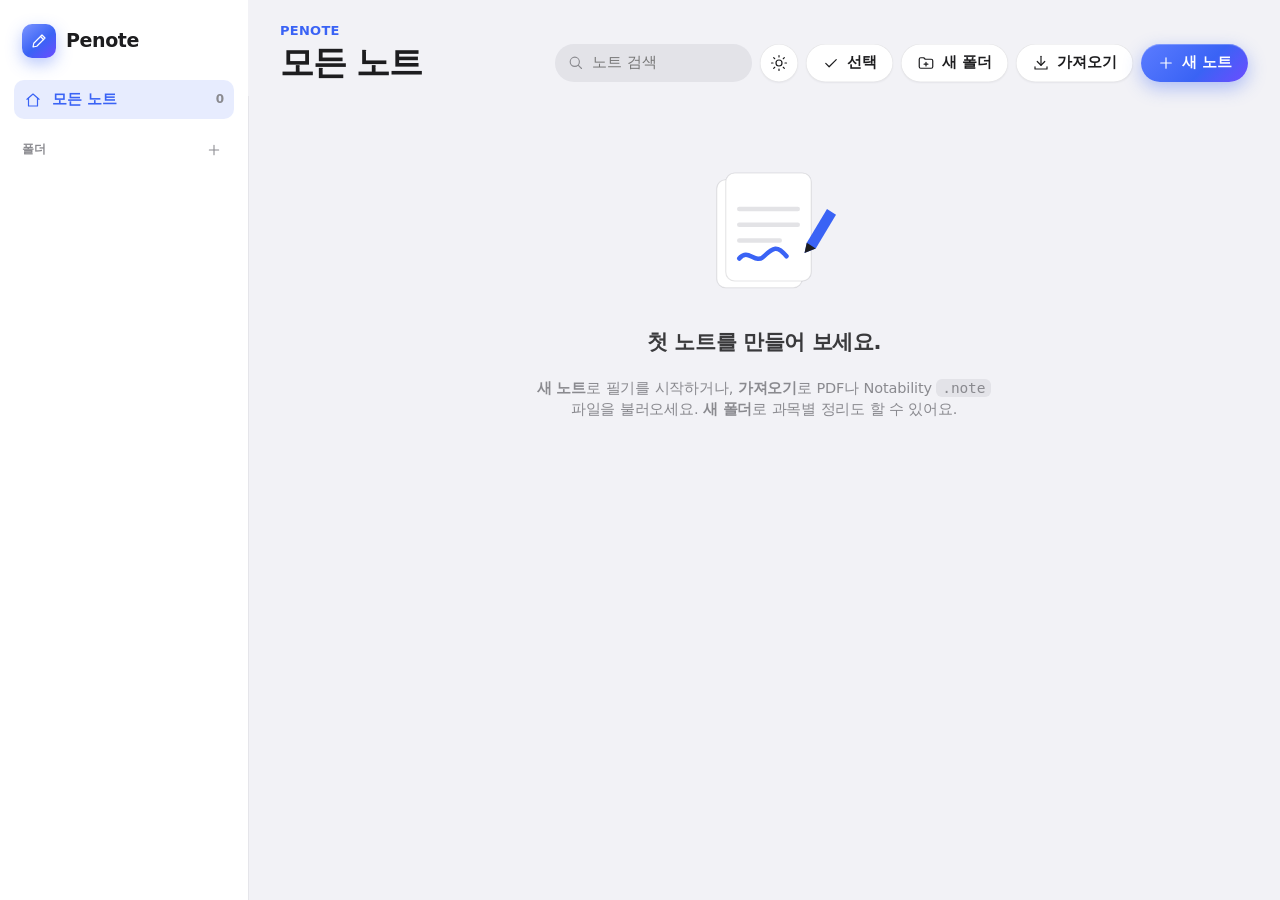
<file: app/index.html>
<!doctype html>
<html lang="ko" data-theme="light">
<head>
  <meta charset="utf-8" />
  <meta name="viewport" content="width=device-width, initial-scale=1, maximum-scale=1, user-scalable=no, viewport-fit=cover" />
  <title>Penote</title>
  <meta name="description" content="Apple Pencil 필기, PDF 주석, 녹음과 필기 동기화를 지원하는 노트 앱" />
  <meta name="theme-color" content="#f2f2f6" />
  <meta name="apple-mobile-web-app-capable" content="yes" />
  <meta name="mobile-web-app-capable" content="yes" />
  <meta name="apple-mobile-web-app-status-bar-style" content="default" />
  <meta name="apple-mobile-web-app-title" content="Penote" />
  <link rel="manifest" href="manifest.webmanifest" />
  <link rel="icon" href="icons/icon-192.png" />
  <link rel="apple-touch-icon" href="icons/apple-touch-icon.png" />
  <link rel="stylesheet" href="styles.css" />
</head>
<body>
  <div id="app"></div>
  <script type="module" src="js/app.js"></script>
</body>
</html>
</file>
<file: app/styles.css>
/* ---------- tokens ---------- */
:root {
  --bg: #f2f2f6;
  --canvas: #e8e8ed;
  --panel: rgba(255, 255, 255, 0.78);
  --panel-solid: #ffffff;
  --ink: #1d1d1f;
  --ink-2: #3a3a3c;
  --muted: #8a8a8f;
  --line: rgba(60, 60, 67, 0.13);
  --fill: rgba(118, 118, 128, 0.12);
  --fill-2: rgba(118, 118, 128, 0.2);
  --accent: #3a63f5;
  --accent-soft: rgba(58, 99, 245, 0.12);
  --accent-ink: #fff;
  --rec: #ef4444;
  --shadow-sm: 0 1px 2px rgba(16, 24, 40, 0.06);
  --shadow: 0 1px 2px rgba(16, 24, 40, 0.05), 0 8px 24px rgba(16, 24, 40, 0.07);
  --shadow-lg: 0 2px 6px rgba(16, 24, 40, 0.08), 0 24px 60px rgba(16, 24, 40, 0.18);
  --page-shadow: 0 0 0 0.5px rgba(0, 0, 0, 0.06), 0 2px 6px rgba(16, 24, 40, 0.05), 0 12px 32px rgba(16, 24, 40, 0.07);
  --blur: saturate(180%) blur(20px);
  --ease: cubic-bezier(0.2, 0.8, 0.2, 1);
  --spring: cubic-bezier(0.34, 1.56, 0.64, 1);
  --safe-top: env(safe-area-inset-top, 0px);
  --safe-bottom: env(safe-area-inset-bottom, 0px);
  color-scheme: light;
}
@media (prefers-color-scheme: dark) {
  :root:not([data-theme="light"]) {
    --bg: #141416;
    --canvas: #0d0d0f;
    --panel: rgba(34, 34, 38, 0.8);
    --panel-solid: #232327;
    --ink: #f2f2f4;
    --ink-2: #d1d1d6;
    --muted: #8e8e93;
    --line: rgba(255, 255, 255, 0.09);
    --fill: rgba(118, 118, 128, 0.22);
    --fill-2: rgba(118, 118, 128, 0.32);
    --accent: #6c8cff;
    --accent-soft: rgba(108, 140, 255, 0.18);
    --shadow-sm: 0 1px 2px rgba(0, 0, 0, 0.4);
    --shadow: 0 1px 2px rgba(0, 0, 0, 0.4), 0 8px 24px rgba(0, 0, 0, 0.35);
    --shadow-lg: 0 2px 6px rgba(0, 0, 0, 0.4), 0 24px 60px rgba(0, 0, 0, 0.55);
    --page-shadow: 0 0 0 0.5px rgba(255, 255, 255, 0.06), 0 8px 28px rgba(0, 0, 0, 0.5);
    color-scheme: dark;
  }
}
:root[data-theme="dark"] {
  --bg: #141416;
  --canvas: #0d0d0f;
  --panel: rgba(34, 34, 38, 0.8);
  --panel-solid: #232327;
  --ink: #f2f2f4;
  --ink-2: #d1d1d6;
  --muted: #8e8e93;
  --line: rgba(255, 255, 255, 0.09);
  --fill: rgba(118, 118, 128, 0.22);
  --fill-2: rgba(118, 118, 128, 0.32);
  --accent: #6c8cff;
  --accent-soft: rgba(108, 140, 255, 0.18);
  --shadow-sm: 0 1px 2px rgba(0, 0, 0, 0.4);
  --shadow: 0 1px 2px rgba(0, 0, 0, 0.4), 0 8px 24px rgba(0, 0, 0, 0.35);
  --shadow-lg: 0 2px 6px rgba(0, 0, 0, 0.4), 0 24px 60px rgba(0, 0, 0, 0.55);
  --page-shadow: 0 0 0 0.5px rgba(255, 255, 255, 0.06), 0 8px 28px rgba(0, 0, 0, 0.5);
  color-scheme: dark;
}

/* ---------- base ---------- */
* { box-sizing: border-box; }
html, body {
  margin: 0;
  height: 100%;
  background: var(--bg);
  color: var(--ink);
  font: 15px/1.45 -apple-system, BlinkMacSystemFont, "SF Pro Text", "Apple SD Gothic Neo", "Pretendard", "Noto Sans KR", system-ui, sans-serif;
  letter-spacing: -0.01em;
  -webkit-font-smoothing: antialiased;
  -webkit-text-size-adjust: 100%;
  overscroll-behavior: none;
}
body { -webkit-user-select: none; user-select: none; -webkit-touch-callout: none; }
input, select { -webkit-user-select: text; user-select: text; }
button { font: inherit; color: inherit; background: none; border: 0; cursor: pointer; -webkit-tap-highlight-color: transparent; }
button:focus-visible, input:focus-visible, select:focus-visible { outline: 2px solid var(--accent); outline-offset: 2px; }
/* Theme switches fade instead of snapping. */
body, .toolbar, .lib-side, .lib-head, .sidebar, .scroller { transition: background-color 0.35s ease, color 0.35s ease; }
#app { height: 100%; }
.hidden { display: none !important; }

/* ---------- library ---------- */
.library { overflow: hidden; }
.lib { display: flex; height: 100%; }
.lib-side {
  flex: none; width: 248px; display: flex; flex-direction: column; gap: 6px;
  padding: calc(20px + var(--safe-top)) 14px 20px; overflow-y: auto;
  background: var(--panel-solid); 
  box-shadow: 0.5px 0 0 var(--line);
  animation: side-in 0.45s var(--ease) both;
}
@keyframes side-in { from { opacity: 0; transform: translateX(-16px); } }
.side-brand { display: flex; align-items: center; gap: 10px; padding: 4px 8px 16px; font-size: 19px; font-weight: 700; letter-spacing: -0.02em; }
.logo {
  display: grid; place-items: center; width: 34px; height: 34px; border-radius: 10px; color: #fff;
  background: linear-gradient(140deg, #7c95ff, #3a63f5 55%, #6d4cff); box-shadow: 0 6px 16px rgba(58, 99, 245, 0.35);
}
.logo svg { width: 18px; height: 18px; }
.side-nav { display: flex; flex-direction: column; gap: 2px; }
.side-label {
  display: flex; align-items: center; justify-content: space-between; margin: 16px 8px 4px;
  font-size: 12px; font-weight: 700; letter-spacing: 0.04em; color: var(--muted); text-transform: uppercase;
}
.side-add { display: grid; place-items: center; width: 26px; height: 26px; border-radius: 8px; color: var(--muted); transition: background-color 0.15s, transform 0.15s; }
.side-add:active { transform: scale(0.9); background: var(--fill); }
.side-add svg { width: 16px; height: 16px; }
.side-folder {
  position: relative; display: flex; align-items: center; gap: 10px; width: 100%;
  padding: 9px 10px 9px calc(10px + var(--d, 0) * 16px); border-radius: 10px; text-align: left; font-size: 14.5px; font-weight: 500;
  transition: background-color 0.18s, color 0.18s, transform 0.18s var(--ease);
}
.side-folder > span:not(.side-dot) { flex: 1; min-width: 0; white-space: nowrap; overflow: hidden; text-overflow: ellipsis; }
.side-folder svg { width: 18px; height: 18px; color: var(--muted); }
.side-folder em { font-style: normal; font-size: 12px; color: var(--muted); font-variant-numeric: tabular-nums; }
.side-dot { flex: none; width: 12px; height: 12px; border-radius: 4px; background: var(--fc); box-shadow: inset 0 -3px 0 rgba(0, 0, 0, 0.12); }
@media (hover: hover) { .side-folder:hover { background: var(--fill); } }
.side-folder:active { transform: scale(0.98); }
.side-folder.current { background: var(--accent-soft); color: var(--accent); font-weight: 600; }
.side-folder.current svg { color: var(--accent); }
.lib-main { flex: 1; min-width: 0; overflow-y: auto; -webkit-overflow-scrolling: touch; }
.lib-head {
  position: sticky; top: 0; z-index: 3;
  display: flex; align-items: flex-end; justify-content: space-between; gap: 12px; flex-wrap: wrap;
  padding: calc(22px + var(--safe-top)) 32px 14px;
  background: var(--bg);
  
}
.lib-title { min-width: 0; animation: rise 0.4s var(--ease) both; }
@keyframes rise { from { opacity: 0; transform: translateY(8px); } }
.brand { font-size: 13px; font-weight: 600; color: var(--accent); letter-spacing: 0.02em; text-transform: uppercase; }
.lib-head h1 { display: flex; align-items: center; gap: 8px; margin: 2px 0 0; font-size: 34px; line-height: 1.15; font-weight: 750; letter-spacing: -0.035em; }
.h1-text { min-width: 0; white-space: nowrap; overflow: hidden; text-overflow: ellipsis; }
.title-dot { flex: none; width: 14px; height: 14px; border-radius: 5px; background: var(--fc); }
.up-btn { margin-left: -10px; }
.crumbs { display: flex; align-items: center; flex-wrap: wrap; gap: 2px; font-size: 13.5px; color: var(--muted); }
.crumb { padding: 2px 6px; border-radius: 6px; color: var(--accent); font-weight: 600; transition: background-color 0.15s; }
.crumb:active { background: var(--accent-soft); }
.crumb-sep { opacity: 0.6; }
.lib-actions { display: flex; align-items: center; gap: 8px; flex-wrap: wrap; }
.search {
  display: flex; align-items: center; gap: 6px; height: 38px; padding: 0 12px; border-radius: 999px;
  background: var(--fill); color: var(--muted); transition: background-color 0.2s, box-shadow 0.2s, width 0.3s var(--ease);
}
.search svg { width: 17px; height: 17px; flex: none; }
.search input { width: 150px; border: 0; outline: none; background: transparent; color: var(--ink); font: inherit; transition: width 0.3s var(--ease); }
.search:focus-within { background: var(--panel-solid); box-shadow: 0 0 0 2px var(--accent-soft), var(--shadow-sm); }
.search:focus-within input { width: 210px; }
.btn {
  display: inline-flex; align-items: center; gap: 7px; height: 38px;
  padding: 0 16px; border-radius: 999px; font-weight: 600; font-size: 14.5px;
  background: var(--panel-solid); color: var(--ink);
  box-shadow: var(--shadow-sm), inset 0 0 0 0.5px var(--line);
  transition: transform 0.2s var(--spring), box-shadow 0.2s, background-color 0.2s, color 0.2s;
}
.btn svg { width: 18px; height: 18px; }
.btn.icon-only { width: 38px; padding: 0; justify-content: center; }
.btn.primary {
  background: linear-gradient(135deg, #5b7cff, var(--accent) 60%, #6d4cff); color: var(--accent-ink);
  box-shadow: 0 6px 18px color-mix(in srgb, var(--accent) 38%, transparent), inset 0 1px 0 rgba(255, 255, 255, 0.25);
}
.btn.on { background: var(--accent-soft); color: var(--accent); }
.btn.danger { color: var(--rec); }
.btn:disabled { opacity: 0.4; pointer-events: none; }
@media (hover: hover) { .btn:hover { transform: translateY(-1px); box-shadow: var(--shadow); } .btn.primary:hover { box-shadow: 0 10px 24px color-mix(in srgb, var(--accent) 45%, transparent); } }
.btn:active { transform: scale(0.95); }
.grid-wrap { padding: 4px 32px calc(110px + var(--safe-bottom)); }
.section-label { margin: 18px 2px 12px; font-size: 13px; font-weight: 700; letter-spacing: 0.04em; text-transform: uppercase; color: var(--muted); animation: rise 0.35s var(--ease) both; }
.grid { display: grid; gap: 28px 24px; grid-template-columns: repeat(auto-fill, minmax(176px, 1fr)); }
.card { position: relative; display: flex; flex-direction: column; gap: 10px; min-width: 0; }
.thumb {
  position: relative; display: block; width: 100%; aspect-ratio: 3 / 4; padding: 0; overflow: visible;
  background: #fff; border-radius: 14px; box-shadow: var(--page-shadow);
  transition: transform 0.35s var(--spring), box-shadow 0.25s;
}
.thumb img { width: 100%; height: 100%; object-fit: contain; object-position: top; display: block; border-radius: 14px; -webkit-user-drag: none; }
/* Multi-page notes look like a little stack of paper. */
.note-card.stack .thumb::before, .note-card.stack .thumb::after {
  content: ""; position: absolute; inset: 0; z-index: -1; border-radius: 14px; background: #fff;
  box-shadow: 0 0 0 0.5px rgba(0, 0, 0, 0.08), 0 2px 6px rgba(16, 24, 40, 0.06); transition: transform 0.35s var(--spring);
}
.note-card.stack .thumb::before { transform: translate(5px, 5px) rotate(1.5deg); }
.note-card.stack .thumb::after { transform: translate(9px, 9px) rotate(3deg); opacity: 0.7; }
@media (hover: hover) {
  .card:hover .thumb { transform: translateY(-5px) rotate(-0.6deg); box-shadow: var(--shadow-lg); }
  .note-card.stack:hover .thumb::before { transform: translate(8px, 7px) rotate(3deg); }
  .note-card.stack:hover .thumb::after { transform: translate(14px, 12px) rotate(5.5deg); }
}
.thumb:active { transform: scale(0.96); }
:root[data-theme="dark"] .thumb img { filter: brightness(0.92); }
.card-meta { padding: 0 34px 0 2px; }
.card-title { font-weight: 650; font-size: 15px; white-space: nowrap; overflow: hidden; text-overflow: ellipsis; }
.card-sub { color: var(--muted); font-size: 12.5px; margin-top: 1px; white-space: nowrap; overflow: hidden; text-overflow: ellipsis; }
.badges { display: flex; gap: 6px; margin-top: 5px; }
.badges span { display: inline-flex; align-items: center; gap: 3px; height: 20px; padding: 0 7px; border-radius: 999px; background: var(--fill); color: var(--muted); font-size: 11.5px; font-weight: 600; }
.badges svg { width: 12px; height: 12px; }
.badges .audio { color: var(--rec); background: color-mix(in srgb, var(--rec) 12%, transparent); }
.card .card-more { position: absolute; right: -2px; bottom: 26px; min-width: 32px; height: 32px; border-radius: 50%; color: var(--muted); }
.folder-card .card-more { bottom: 2px; }

/* folders */
.folder-tile { position: relative; display: block; width: 100%; aspect-ratio: 4 / 3.4; padding: 0; transition: transform 0.35s var(--spring); }
.folder-back {
  position: absolute; inset: 6% 0 0; border-radius: 16px;
  background: color-mix(in srgb, var(--fc) 75%, #000 10%);
}
.folder-back::before {
  content: ""; position: absolute; left: 0; top: -9%; width: 42%; height: 22%; border-radius: 12px 12px 0 0;
  background: inherit;
}
.folder-papers { position: absolute; inset: 14% 10% 20%; display: block; }
.folder-papers img, .folder-papers i {
  position: absolute; inset: 0; width: 100%; height: 100%; object-fit: cover; object-position: top;
  border-radius: 6px; background: #fff; box-shadow: 0 2px 6px rgba(0, 0, 0, 0.15);
  transition: transform 0.4s var(--spring);
}
.folder-papers > :nth-child(1) { transform: rotate(-5deg) translateY(4%); }
.folder-papers > :nth-child(2) { transform: rotate(3deg) translateY(2%); }
.folder-papers > :nth-child(3) { transform: rotate(-1deg); }
.folder-front {
  position: absolute; left: 0; right: 0; bottom: 0; height: 64%; border-radius: 14px 14px 16px 16px;
  background: linear-gradient(170deg, color-mix(in srgb, var(--fc) 80%, #fff 20%), var(--fc));
  box-shadow: 0 -1px 0 rgba(255, 255, 255, 0.35) inset, 0 10px 24px color-mix(in srgb, var(--fc) 35%, transparent);
  transform-origin: bottom center; transition: transform 0.4s var(--spring);
}
.folder-count { position: absolute; right: 14px; bottom: 10px; color: rgba(255, 255, 255, 0.9); font-size: 22px; font-weight: 750; letter-spacing: -0.03em; }
@media (hover: hover) {
  .folder-card:hover .folder-tile { transform: translateY(-4px); }
  .folder-card:hover .folder-papers > :nth-child(1) { transform: rotate(-9deg) translate(-6%, -10%); }
  .folder-card:hover .folder-papers > :nth-child(2) { transform: rotate(7deg) translate(6%, -12%); }
  .folder-card:hover .folder-papers > :nth-child(3) { transform: translateY(-14%); }
  .folder-card:hover .folder-front { transform: perspective(500px) rotateX(-14deg); }
}
.folder-tile:active { transform: scale(0.96); }

/* selection */
.check {
  position: absolute; right: 8px; top: 8px; z-index: 2; display: none; place-items: center; width: 26px; height: 26px;
  border-radius: 50%; background: rgba(255, 255, 255, 0.9); color: transparent; box-shadow: 0 0 0 1.5px rgba(0, 0, 0, 0.2);
}
.check svg { width: 16px; height: 16px; }
.selecting .check { display: grid; }
.selecting .card.selected .check { background: var(--accent); color: #fff; box-shadow: 0 2px 8px color-mix(in srgb, var(--accent) 50%, transparent); animation: check-pop 0.35s var(--spring); }
@keyframes check-pop { 0% { transform: scale(0.4); } 60% { transform: scale(1.18); } 100% { transform: scale(1); } }
.selecting .card { animation: wiggle-in 0.3s var(--ease); }
@keyframes wiggle-in { 50% { transform: scale(0.98); } }
.selecting .card.selected .thumb, .selecting .card.selected .folder-tile { transform: scale(0.94); }
.selecting .card.selected .thumb { box-shadow: 0 0 0 3px var(--accent), var(--shadow); }
.selbar {
  position: fixed; left: 50%; bottom: calc(22px + var(--safe-bottom)); z-index: 12; transform: translateX(-50%);
  display: flex; align-items: center; gap: 8px; padding: 8px 8px 8px 18px; border-radius: 999px;
  background: var(--panel-solid); 
  box-shadow: var(--shadow-lg), inset 0 0 0 0.5px var(--line);
  animation: bar-up 0.4s var(--spring);
}
@keyframes bar-up { from { opacity: 0; transform: translate(-50%, 30px) scale(0.96); } }
.sel-count { margin-right: 6px; font-weight: 600; font-size: 14px; white-space: nowrap; }

/* drag to group */
.drag-ghost {
  position: fixed; z-index: 60; pointer-events: none; margin: 0; opacity: 0.95;
  transform: rotate(-4deg) scale(1.06); filter: drop-shadow(0 24px 40px rgba(16, 24, 40, 0.3));
  animation: lift 0.25s var(--spring);
}
.drag-ghost .card-more, .drag-ghost .card-meta { display: none; }
@keyframes lift { from { transform: rotate(0) scale(1); } }
.card.drag-src { opacity: 0.35; transform: scale(0.95); transition: opacity 0.2s, transform 0.2s; }
.folder-card.drop-target .folder-tile { transform: scale(1.08); }
.folder-card.drop-target .folder-front { transform: perspective(500px) rotateX(-28deg); }
.folder-card.drop-target .folder-papers > * { transform: translateY(-18%); }
.side-folder.drop-target, .crumb.drop-target, .up-btn.drop-target { background: var(--accent); color: #fff; transform: scale(1.04); }

/* empty state */
.empty { grid-column: 1 / -1; text-align: center; padding: 64px 16px; color: var(--muted); animation: rise 0.5s var(--ease) both; }
.empty p:first-of-type { font-size: 21px; font-weight: 700; color: var(--ink-2); letter-spacing: -0.02em; }
.empty .hint { max-width: 460px; margin: 0 auto; font-size: 14.5px; }
.empty code { background: var(--fill); padding: 1px 6px; border-radius: 6px; }
.empty-art { width: 180px; height: 135px; animation: float 4s ease-in-out infinite; }
.empty-ink { stroke-dasharray: 80; stroke-dashoffset: 80; animation: draw 2.2s 0.4s var(--ease) forwards; }
.empty-pen { transform-origin: 130px 60px; animation: pen 2.2s 0.4s var(--ease) both; }
@keyframes float { 50% { transform: translateY(-8px); } }
@keyframes draw { to { stroke-dashoffset: 0; } }
@keyframes pen { from { transform: translate(-50px, 18px); } }

/* action sheets, prompts, colour picker */
.sheet {
  width: min(380px, 100%); max-height: 80vh; overflow: auto; padding: 8px;
  background: var(--panel-solid); border-radius: 20px; box-shadow: var(--shadow-lg);
  animation: sheet-pop 0.36s var(--spring);
}
@keyframes sheet-pop { from { opacity: 0; transform: translateY(24px) scale(0.94); } }
.sheet-title { padding: 12px 14px 8px; font-size: 13px; font-weight: 700; color: var(--muted); white-space: nowrap; overflow: hidden; text-overflow: ellipsis; }
.sheet-item {
  display: flex; align-items: center; gap: 12px; width: 100%; padding: 13px 14px; border-radius: 12px;
  text-align: left; font-size: 15.5px; font-weight: 500; animation: rise 0.3s var(--ease) both;
}
.sheet-item:nth-child(3) { animation-delay: 30ms; } .sheet-item:nth-child(4) { animation-delay: 60ms; } .sheet-item:nth-child(5) { animation-delay: 90ms; } .sheet-item:nth-child(6) { animation-delay: 120ms; }
.sheet-item svg { width: 20px; height: 20px; color: var(--muted); }
.sheet-item:active { background: var(--fill-2); }
@media (hover: hover) { .sheet-item:hover { background: var(--fill); } }
.sheet-item.danger, .sheet-item.danger svg { color: var(--rec); }
.sheet-item.accent, .sheet-item.accent svg { color: var(--accent); }
.sheet-item.cancel { justify-content: center; margin-top: 4px; font-weight: 600; color: var(--muted); background: var(--fill); }
.prompt { padding: 10px 14px 14px; }
.prompt-input {
  width: 100%; height: 46px; margin: 4px 0 12px; padding: 0 14px; border: 0; border-radius: 12px; outline: none;
  background: var(--fill); color: var(--ink); font: 500 16px/1 inherit; transition: box-shadow 0.2s;
}
.prompt-input:focus { box-shadow: 0 0 0 2px var(--accent); }
.prompt-actions { display: flex; justify-content: flex-end; gap: 8px; }
.color-row { display: flex; flex-wrap: wrap; gap: 12px; padding: 8px 14px 14px; }
.color-dot { width: 36px; height: 36px; border-radius: 50%; background: var(--c); transition: transform 0.25s var(--spring); }
.color-dot.on { box-shadow: 0 0 0 3px var(--panel-solid), 0 0 0 5px var(--c); }
.color-dot:active { transform: scale(0.88); }
@media (max-width: 760px) {
  .picker-backdrop:has(.sheet) { align-items: flex-end; padding: 12px; }
  .sheet { width: 100%; animation: sheet-up 0.38s var(--spring); }
  @keyframes sheet-up { from { transform: translateY(100%); } }
}

/* page open / close: the card's page flies to/from the editor */
.page-fly {
  position: fixed; z-index: 70; pointer-events: none; transform-origin: 0 0;
  background: #fff center top / contain no-repeat; border-radius: 6px;
  box-shadow: 0 18px 50px rgba(16, 24, 40, 0.22);
  will-change: transform;
}
/* Only the pages are hidden while the page flies in; fading the whole editor would repaint it
   every frame. */
.note-enter .pages { opacity: 0; }

/* ---------- editor shell ---------- */
.editor { overflow: hidden; background: var(--canvas); }
.panes { display: flex; height: 100%; }
.pane { position: relative; flex: 1 1 0; min-width: 0; }
.pane + .pane { box-shadow: -0.5px 0 0 var(--line); }
.editor-host {
  position: relative; height: 100%; display: flex; flex-direction: column; overflow: hidden;
  container-type: inline-size; container-name: pane;
}

/* ---------- toolbar ---------- */
.toolbar {
  position: relative; z-index: 3;
  display: flex; align-items: center; gap: 6px; flex-wrap: nowrap;
  padding: calc(6px + var(--safe-top)) 10px 6px;
  background: var(--panel-solid); 
  box-shadow: 0 0.5px 0 var(--line);
}
.tb-group { display: flex; align-items: center; gap: 2px; min-width: 0; }
.tb-left { flex: 1 1 0; }
.tb-right { flex: 1 1 0; justify-content: flex-end; }
.tb-left, .tb-right { flex-wrap: nowrap; }
.tb-right > * { flex: none; }
.tools { flex: none; justify-content: center; }
.tools::-webkit-scrollbar { display: none; }
.icon-btn {
  position: relative; display: inline-flex; align-items: center; justify-content: center; gap: 4px;
  min-width: 40px; height: 40px; padding: 0 8px; border-radius: 10px; color: var(--ink-2);
  transition: background-color 0.15s, color 0.15s, transform 0.12s;
}
@media (hover: hover) { .icon-btn:hover { background: var(--fill); } }
.icon-btn:active { background: var(--fill-2); transform: scale(0.92); }
.icon-btn.on { background: var(--accent-soft); color: var(--accent); }
.icon-btn.danger { color: var(--rec); }
.icon-btn.recording { color: var(--rec); }
.icon-btn.recording svg { animation: pulse 1.2s infinite; }
@keyframes pulse { 50% { opacity: 0.35; } }
/* Undo/redo: a separate segmented control on the left, easy to hit and hard to miss. */
.undo-group {
  position: relative; flex: none; display: flex; gap: 2px; margin: 0 0 0 22px; padding: 3px;
  border-radius: 12px; background: var(--fill);
}
.undo-group .icon-btn { min-width: 46px; height: 36px; border-radius: 9px; color: var(--ink); }
@media (hover: hover) { .undo-group .icon-btn:hover { background: var(--panel-solid); box-shadow: var(--shadow-sm); } }
.undo-group .icon-btn:active { background: var(--panel-solid); }
.icon-btn:disabled { opacity: 0.3; pointer-events: none; }
.title-input {
  flex: 0 1 240px; width: 0; min-width: 48px; height: 36px; padding: 0 10px; text-overflow: ellipsis;
  border: 0; border-radius: 9px; background: transparent; color: var(--ink);
  font: 600 16.5px/1.2 inherit; letter-spacing: -0.02em;
  transition: background-color 0.15s;
}
.title-input:focus { outline: none; background: var(--fill); }
.sep { width: 1px; height: 22px; background: var(--line); margin: 0 8px; }
.swatches, .sizes { display: inline-flex; align-items: center; gap: 1px; }
.swatch { width: 32px; height: 40px; display: inline-flex; align-items: center; justify-content: center; }
.swatch::before {
  content: ""; width: 22px; height: 22px; border-radius: 50%; background: var(--c);
  box-shadow: inset 0 0 0 1px rgba(0, 0, 0, 0.12); transition: transform 0.18s var(--ease), box-shadow 0.18s;
}
.swatch:active::before { transform: scale(0.85); }
.swatch.on::before { box-shadow: 0 0 0 2.5px var(--panel-solid), 0 0 0 4.5px var(--c); transform: scale(0.92); }
.size { width: 32px; height: 40px; display: inline-flex; align-items: center; justify-content: center; border-radius: 9px; }
.size i { width: var(--s); height: var(--s); border-radius: 50%; background: var(--muted); opacity: 0.6; transition: background-color 0.15s, opacity 0.15s; }
.size.on i { background: var(--ink); opacity: 1; }
.swatches .chip { margin-right: 4px; }

/* ---------- menus ---------- */
.menu {
  position: absolute; right: 10px; top: calc(56px + var(--safe-top)); z-index: 6;
  display: flex; flex-direction: column; min-width: 268px; padding: 6px;
  background: var(--panel); backdrop-filter: var(--blur); -webkit-backdrop-filter: var(--blur);
  border-radius: 14px; box-shadow: var(--shadow-lg), inset 0 0 0 0.5px var(--line);
  transform-origin: top right; animation: pop 0.18s var(--ease);
}
.menu button { display: flex; align-items: center; gap: 12px; text-align: left; padding: 10px 12px; border-radius: 9px; font-size: 15px; }
.menu button svg { width: 20px; height: 20px; color: var(--muted); }
@media (hover: hover) { .menu button:hover { background: var(--fill); } }
.menu button:active { background: var(--fill-2); }
.menu-sep { height: 0.5px; margin: 5px 10px; background: var(--line); }
.addmenu { right: auto; left: 50%; min-width: 248px; transform: translateX(-50%); transform-origin: top center; animation: pop-center 0.18s var(--ease); }
@keyframes pop { from { opacity: 0; transform: scale(0.95) translateY(-6px); } }
@keyframes pop-center { from { opacity: 0; transform: translateX(-50%) scale(0.95) translateY(-6px); } }

/* ---------- record + player bars ---------- */
.recbar, .playerbar {
  position: relative; z-index: 2;
  display: flex; align-items: center; gap: 10px; padding: 7px 14px;
  background: var(--panel-solid); 
  box-shadow: 0 0.5px 0 var(--line);
  animation: slide-down 0.25s var(--ease);
}
@keyframes slide-down { from { opacity: 0; transform: translateY(-12px); } }
.recbar { background: color-mix(in srgb, var(--rec) 7%, var(--panel-solid)); }
.rec-dot { width: 9px; height: 9px; border-radius: 50%; background: var(--rec); box-shadow: 0 0 0 4px color-mix(in srgb, var(--rec) 20%, transparent); animation: pulse 1.4s infinite; }
.recbar.paused .rec-dot { animation: none; opacity: 0.4; box-shadow: none; }
.rec-label { font-weight: 600; font-size: 14px; color: var(--rec); }
.recbar.paused .rec-label { color: var(--muted); }
.rec-clock { font-variant-numeric: tabular-nums; font-size: 15px; font-weight: 500; color: var(--ink-2); }
.grow { flex: 1; }
.pill {
  display: inline-flex; align-items: center; gap: 6px; height: 34px; padding: 0 14px; border-radius: 999px;
  background: var(--panel-solid); box-shadow: var(--shadow-sm), inset 0 0 0 0.5px var(--line);
  font-weight: 600; font-size: 14px; transition: transform 0.12s;
}
.pill:active { transform: scale(0.95); }
.pill svg { width: 16px; height: 16px; }
.pill.stop { background: var(--rec); color: #fff; box-shadow: 0 4px 12px color-mix(in srgb, var(--rec) 35%, transparent); }
.recbar .pill:first-of-type svg { color: var(--rec); }
.playerbar .time, .playerbar .dur { font-size: 12.5px; font-variant-numeric: tabular-nums; color: var(--muted); min-width: 36px; }
.playerbar .dur { text-align: right; }
.rec-select {
  max-width: 200px; height: 34px; padding: 0 10px; border: 0; border-radius: 9px;
  background: var(--fill); color: var(--ink); font: 500 14px/1 inherit;
}
.seek { -webkit-appearance: none; appearance: none; flex: 1; min-width: 80px; height: 24px; background: transparent; }
.seek::-webkit-slider-runnable-track { height: 4px; border-radius: 2px; background: var(--fill-2); }
.seek::-webkit-slider-thumb { -webkit-appearance: none; width: 16px; height: 16px; margin-top: -6px; border-radius: 50%; background: #fff; box-shadow: 0 1px 4px rgba(0, 0, 0, 0.3), 0 0 0 0.5px rgba(0, 0, 0, 0.1); }
.seek::-moz-range-track { height: 4px; border-radius: 2px; background: var(--fill-2); }
.seek::-moz-range-progress { height: 4px; border-radius: 2px; background: var(--accent); }
.seek::-moz-range-thumb { width: 16px; height: 16px; border: 0; border-radius: 50%; background: #fff; box-shadow: 0 1px 4px rgba(0, 0, 0, 0.3); }
.chip {
  height: 30px; padding: 0 12px; border-radius: 999px; background: var(--fill); color: var(--ink-2);
  font-size: 13px; font-weight: 600; white-space: nowrap; transition: background-color 0.15s, color 0.15s;
}
.chip.on { background: var(--accent); color: var(--accent-ink); }

/* ---------- body: page sidebar + pages ---------- */
.body { position: relative; flex: 1; min-height: 0; display: flex; }
.sidebar {
  position: absolute; left: 0; top: 0; bottom: 0; z-index: 2; width: 136px;
  display: flex; flex-direction: column; gap: 16px; padding: 14px 18px 88px;
  overflow-y: auto; -webkit-overflow-scrolling: touch; scrollbar-width: none;
  background: var(--panel-solid); 
  box-shadow: 0.5px 0 0 var(--line);
  transform: translateX(-100%); visibility: hidden;
  transition: transform 0.3s var(--ease), visibility 0.3s;
}
.sidebar-open .sidebar { transform: none; visibility: visible; }
.sidebar-open .scroller { margin-left: 136px; }
.thumb-item { display: flex; flex-direction: column; align-items: center; gap: 6px; padding: 0; }
.thumb-box {
  display: block; width: 100%; background: #fff; border-radius: 6px; overflow: hidden;
  box-shadow: 0 0 0 0.5px var(--line), var(--shadow-sm); transition: box-shadow 0.2s, transform 0.2s var(--ease);
}
.thumb-box img { width: 100%; height: 100%; display: block; object-fit: cover; }
.thumb-box img:not([src]) { visibility: hidden; }
.thumb-item:active .thumb-box { transform: scale(0.95); }
.thumb-item.active .thumb-box { box-shadow: 0 0 0 2px var(--panel-solid), 0 0 0 4px var(--accent); }
.thumb-num { font-size: 11.5px; font-weight: 500; color: var(--muted); font-variant-numeric: tabular-nums; }
.thumb-item.active .thumb-num {
  color: var(--accent-ink); background: var(--accent); padding: 0 8px; border-radius: 999px; font-weight: 700;
}
.page-indicator {
  position: absolute; right: 16px; bottom: calc(16px + var(--safe-bottom)); z-index: 2;
  height: 32px; padding: 0 14px; border-radius: 999px; font-size: 13px; font-weight: 600; font-variant-numeric: tabular-nums;
  background: var(--panel-solid); color: var(--ink-2); 
  box-shadow: var(--shadow), inset 0 0 0 0.5px var(--line);
  transition: transform 0.12s;
}
.page-indicator:active { transform: scale(0.95); }

.scroller {
  flex: 1; min-width: 0; overflow: auto; -webkit-overflow-scrolling: touch;
  touch-action: pan-x pan-y; background: var(--canvas);
}
.scroller.finger-draw { touch-action: none; }
/* No will-change here: a promoted layer is rasterised at a fixed scale in Safari (blurry ink).
   Pinch previews use a 2D transform, which never creates or destroys a layer. */
.pages {
  --z: 1; display: flex; flex-direction: column; align-items: center;
  gap: calc(22px * var(--z)); padding: calc(22px * var(--z)) calc(16px * var(--z)) 40vh;
  width: max-content; min-width: 100%;
}
.page { position: relative; flex: none; background: #fff; border-radius: 3px; box-shadow: var(--page-shadow); contain: layout style; }
.page canvas { position: absolute; inset: 0; width: 100%; height: 100%; display: block; border-radius: 3px; }
.page canvas.detail { right: auto; bottom: auto; border-radius: 0; }
.page.inverted canvas { filter: invert(0.92) hue-rotate(180deg); }
.page:not(.paper-pdf) canvas.bg { display: none; }
/* Until a PDF page is drawn, its thumbnail (inline background-image) stands in for it. */
.page.paper-pdf { background-size: 100% 100%; background-repeat: no-repeat; }
/* Paper is drawn by CSS: always crisp, no bitmap to re-render when zooming. */
.page { --paper: #fff; --rule: #cfe0f1; --grid: #e3e8ee; background-color: var(--paper); }
.page.dark { --paper: #202124; --rule: #2f3b4a; --grid: #33363b; }
.page.paper-lined {
  background-image:
    linear-gradient(var(--paper), var(--paper)),
    linear-gradient(var(--paper), var(--paper)),
    linear-gradient(var(--rule) 1px, transparent 1px);
  background-size: 100% calc(var(--step) * 2.5), 100% calc(var(--step) * 0.9), 100% var(--step);
  background-position: top, bottom, 0 0;
  background-repeat: no-repeat, no-repeat, repeat;
}
.page.paper-grid {
  background-image: linear-gradient(var(--grid) 1px, transparent 1px), linear-gradient(90deg, var(--grid) 1px, transparent 1px);
  background-size: var(--step) var(--step);
  background-position: calc(var(--step) - 0.5px) calc(var(--step) - 0.5px);
}
/* Vector ink */
.page svg.ink { position: absolute; inset: 0; width: 100%; height: 100%; overflow: hidden; display: block; }
.page svg.ink path { shape-rendering: geometricPrecision; }
.page svg.ink .pen path { fill: none; stroke-linecap: round; stroke-linejoin: round; }
.page svg.ink .hl path { fill: none; stroke-linecap: butt; stroke-linejoin: round; }
.page svg.ink .pen .faded { stroke: #9aa3ad; opacity: 0.45; }
.page svg.ink .hl path.faded { stroke: #9aa3ad; opacity: 0.15; }
.page svg.ink .eraser-cursor { fill: rgba(120, 120, 120, 0.12); stroke: rgba(90, 90, 90, 0.7); stroke-width: 1.2; vector-effect: non-scaling-stroke; pointer-events: none; }
.page.flash { animation: flash 0.7s var(--ease); }
@keyframes flash { 0% { box-shadow: 0 0 0 4px var(--accent), var(--page-shadow); } 100% { box-shadow: var(--page-shadow); } }
@keyframes fade-in { from { opacity: 0; } }

/* ---------- attachments ---------- */
.items { position: absolute; inset: 0; pointer-events: none; }
.item { position: absolute; animation: item-in 0.3s var(--ease); }
@keyframes item-in { from { opacity: 0; transform: scale(0.94); } }
.item-image img { width: 100%; height: 100%; display: block; object-fit: fill; border-radius: 4px; -webkit-user-drag: none; }
.item-file {
  display: flex; align-items: center; gap: 12px; padding: 9px 12px;
  background: #fff; border-radius: 12px; color: #1d1d1f;
  box-shadow: 0 0 0 0.5px rgba(0, 0, 0, 0.1), 0 2px 8px rgba(16, 24, 40, 0.08);
}
.page.dark .item-file { background: #2c2c30; color: #f2f2f4; box-shadow: 0 0 0 0.5px rgba(255, 255, 255, 0.1); }
.file-ext {
  flex: none; display: flex; align-items: center; justify-content: center; align-self: stretch;
  min-width: 42px; padding: 0 4px; border-radius: 8px; color: #fff; font: 700 10.5px/1 -apple-system, sans-serif; letter-spacing: 0.04em;
  background: linear-gradient(160deg, #5b7cff, #3a63f5);
}
.file-text { display: flex; flex-direction: column; min-width: 0; overflow: hidden; }
.file-name { font-size: 14px; font-weight: 600; white-space: nowrap; overflow: hidden; text-overflow: ellipsis; }
.file-size { font-size: 12px; opacity: 0.55; }
.item-handle, .item-bar { display: none; }
.select-mode .page svg.ink { pointer-events: none; }
.select-mode .items { pointer-events: auto; }
.select-mode .item { touch-action: none; cursor: move; outline: 1px dashed color-mix(in srgb, var(--accent) 55%, transparent); outline-offset: 2px; }
.item.selected { outline: 2px solid var(--accent); outline-offset: 2px; }
.item.selected .item-handle {
  display: block; position: absolute; right: -15px; bottom: -15px; width: 26px; height: 26px;
  border-radius: 50%; background: var(--accent); border: 3px solid #fff; box-shadow: var(--shadow); cursor: nwse-resize; touch-action: none;
}
.item.selected .item-bar {
  display: flex; position: absolute; left: 0; top: -50px; gap: 2px; padding: 4px;
  background: var(--panel); color: var(--ink); backdrop-filter: var(--blur); -webkit-backdrop-filter: var(--blur);
  border-radius: 12px; box-shadow: var(--shadow-lg), inset 0 0 0 0.5px var(--line);
  animation: pop 0.18s var(--ease);
}
.item-bar button { display: inline-flex; align-items: center; height: 32px; padding: 0 12px; border-radius: 8px; font-size: 14px; font-weight: 600; }
.item-bar button svg { width: 17px; height: 17px; }
.item-bar button:active { background: var(--fill-2); }
.item-image.selected .item-bar [data-act="item-open"] { display: none; }

/* ---------- toast ---------- */
.toast {
  position: fixed; left: 50%; bottom: calc(28px + var(--safe-bottom)); transform: translateX(-50%); z-index: 10;
  max-width: calc(100% - 32px); padding: 11px 18px; border-radius: 14px;
  background: rgba(28, 28, 30, 0.86); color: #fff; font-size: 14px; font-weight: 500;
  backdrop-filter: var(--blur); -webkit-backdrop-filter: var(--blur); box-shadow: var(--shadow-lg);
  animation: toast-in 0.3s var(--ease);
}
.editor-host .toast { position: absolute; bottom: calc(64px + var(--safe-bottom)); }
@keyframes toast-in { from { opacity: 0; transform: translate(-50%, 14px) scale(0.98); } }

/* ---------- split view ---------- */
.divider { position: relative; flex: none; width: 16px; margin: 0 -8px; z-index: 8; cursor: col-resize; touch-action: none; }
.divider::after {
  content: ""; position: absolute; left: 50%; top: 50%; width: 5px; height: 48px; transform: translate(-50%, -50%);
  border-radius: 3px; background: var(--muted); opacity: 0.45; transition: opacity 0.2s, height 0.2s var(--ease);
}
.divider.dragging::after, .divider:hover::after { opacity: 0.85; height: 72px; }
.pane.closing { animation: pane-out 0.22s ease-in forwards; }
.pane.opening { animation: pane-in 0.32s var(--ease); }
@keyframes pane-in { from { opacity: 0; transform: translateX(28px); } }
@keyframes pane-out { to { opacity: 0; transform: scale(0.97); } }
.picker-backdrop {
  position: fixed; inset: 0; z-index: 20; display: flex; align-items: center; justify-content: center; padding: 24px;
  background: rgba(0, 0, 0, 0.32); backdrop-filter: blur(4px); -webkit-backdrop-filter: blur(4px); animation: fade-in 0.2s ease-out;
}
.picker {
  width: min(720px, 100%); max-height: 80vh; overflow: auto; padding: 22px;
  background: var(--panel-solid); border-radius: 22px; box-shadow: var(--shadow-lg);
  animation: sheet-in 0.3s var(--ease);
}
@keyframes sheet-in { from { opacity: 0; transform: translateY(28px) scale(0.98); } }
.picker h2 { margin: 0 0 4px; font-size: 21px; letter-spacing: -0.02em; }
.picker p { margin: 0 0 18px; color: var(--muted); font-size: 14px; }
.picker-grid { display: grid; gap: 18px; grid-template-columns: repeat(auto-fill, minmax(120px, 1fr)); }
.picker-grid button { display: flex; flex-direction: column; gap: 8px; text-align: left; padding: 0; }
.picker-grid .thumb { pointer-events: none; border-radius: 12px; }
.picker-grid span { font-size: 13px; font-weight: 600; white-space: nowrap; overflow: hidden; text-overflow: ellipsis; }
.new-thumb { display: flex; align-items: center; justify-content: center; color: var(--accent); background: var(--fill) !important; box-shadow: none !important; }
.new-thumb svg { width: 34px; height: 34px; }

/* ---------- motion ---------- */
.screen-in { animation: screen-in 0.32s var(--ease); }
@keyframes screen-in { from { opacity: 0; transform: scale(0.985); } }
.card { animation: card-in 0.4s var(--ease) backwards; animation-delay: calc(var(--i, 0) * 28ms); }
@keyframes card-in { from { opacity: 0; transform: translateY(12px); } }

/* ---------- narrow panes (portrait iPad, split view): two tidy rows ---------- */
@container pane (max-width: 1240px) {
  .toolbar { flex-wrap: wrap; row-gap: 2px; padding-bottom: 4px; }
  .tools {
    order: 3; flex: 1 1 100%; justify-content: center; overflow-x: auto; overflow-y: hidden;
    padding-top: 2px; scrollbar-width: none;
  }
  .tb-left { flex: 1 1 auto; }
  .tb-right { flex: 0 0 auto; }
  .title-input { flex: 1 1 auto; }
  .menu { top: calc(104px + var(--safe-top)); }
}
@container pane (max-width: 760px) {
  .tools { justify-content: flex-start; }
  .rec-select { max-width: 120px; }
  .playerbar { flex-wrap: wrap; row-gap: 0; }
  .playerbar .seek { order: 9; flex: 1 1 100%; }
}
@container pane (max-width: 560px) {
  .hide-narrow { display: none; }
  .undo-group { margin-left: 14px; }
  .icon-btn { min-width: 36px; padding: 0 6px; }
  .sidebar-open .scroller { margin-left: 0; }
  .sidebar { box-shadow: var(--shadow-lg); }
  .pill span { display: none; }
  .playerbar .chip[data-act="replay"] { display: none; }
}
@container pane (max-width: 400px) {
  .title-input { display: none; }
  .tb-left { flex: 1 1 auto; }
}

@media (prefers-reduced-motion: reduce) {
  *, *::before, *::after { animation-duration: 0.01ms !important; transition-duration: 0.01ms !important; }
}

/* ---------- editor polish ---------- */
.tool-seg { position: relative; display: flex; gap: 2px; padding: 3px; border-radius: 13px; background: var(--fill); }
.tool-seg .icon-btn { position: relative; z-index: 1; height: 36px; min-width: 42px; border-radius: 10px; }
.tool-seg .icon-btn.on { background: transparent; color: var(--accent); }
.tool-ind {
  position: absolute; left: 0; top: 3px; bottom: 3px; width: 42px; border-radius: 10px;
  background: var(--panel-solid); box-shadow: var(--shadow-sm), 0 0 0 0.5px var(--line);
  transition: transform 0.38s var(--spring), width 0.3s var(--ease);
}
.tool-seg .icon-btn.on svg { animation: tool-pop 0.35s var(--spring); }
@keyframes tool-pop { 40% { transform: scale(0.82) rotate(-8deg); } }
.swatch.on::before { animation: swatch-pop 0.35s var(--spring); }
@keyframes swatch-pop { 0% { transform: scale(0.7); } 100% { transform: scale(0.92); } }
.size.on i { animation: tool-pop 0.3s var(--spring); }
.page-indicator.bump { animation: bump 0.35s var(--spring); }
@keyframes bump { 40% { transform: scale(1.12); } }
.rec-dot { animation: rec-halo 1.6s ease-out infinite; }
@keyframes rec-halo {
  0% { box-shadow: 0 0 0 0 color-mix(in srgb, var(--rec) 55%, transparent); }
  100% { box-shadow: 0 0 0 10px transparent; }
}
.page.page-new { animation: page-in 0.45s var(--ease) both; }
@keyframes page-in { from { opacity: 0; transform: translateY(14px); } }
.menu button { animation: rise 0.25s var(--ease) both; }
.menu button:nth-child(2) { animation-delay: 20ms; } .menu button:nth-child(3) { animation-delay: 40ms; } .menu button:nth-child(4) { animation-delay: 60ms; } .menu button:nth-child(5) { animation-delay: 80ms; } .menu button:nth-child(6) { animation-delay: 100ms; } .menu button:nth-child(7) { animation-delay: 120ms; }
.menu { animation: pop 0.3s var(--spring); }
.addmenu { animation: pop-center 0.3s var(--spring); }

/* library: narrow screens drop the sidebar and keep the path in the header */
@media (max-width: 900px) {
  .lib-side { display: none; }
}
@media (max-width: 760px) {
  .grid { grid-template-columns: repeat(auto-fill, minmax(140px, 1fr)); gap: 22px 16px; }
  .grid-wrap { padding-left: 18px; padding-right: 18px; }
  .lib-head { padding-left: 18px; padding-right: 18px; }
  .lib-head h1 { font-size: 28px; }
  .lib-actions .btn span { display: none; }
  .lib-actions .btn { width: 38px; padding: 0; justify-content: center; }
  .search input, .search:focus-within input { width: 110px; }
  .selbar .btn span { display: none; }
}

/* Undo/redo sit in the top-right corner, set apart by a gap and a hairline. */
.undo-group::before { content: ""; position: absolute; left: -12px; top: 8px; bottom: 8px; width: 1px; background: var(--line); }
</file>
